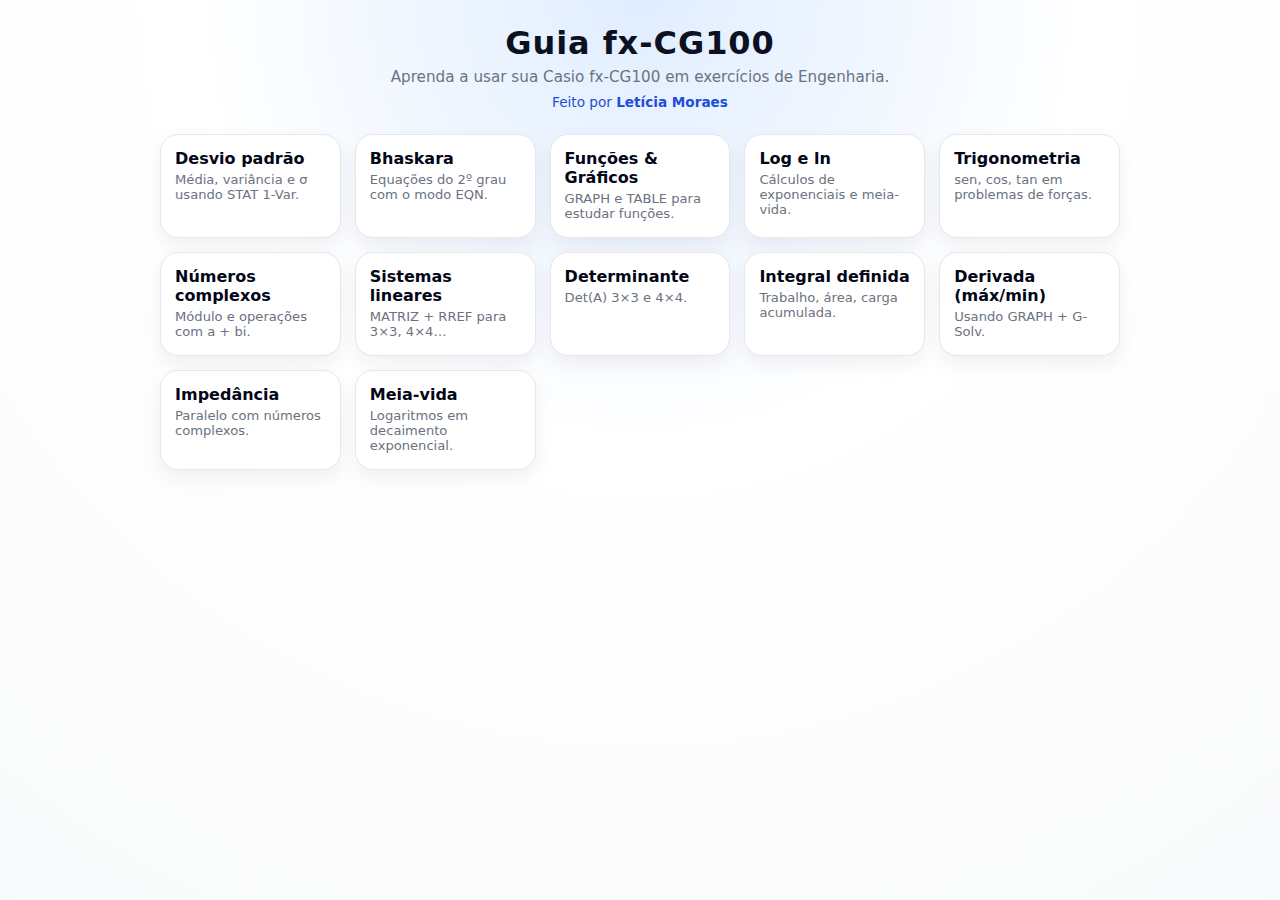
<file: index.html>
<!DOCTYPE html>
<html lang="pt-BR">
<head>
  <meta charset="UTF-8">
  <title>Guia fx-CG100 – Engenharia</title>
  <meta name="viewport" content="width=device-width,initial-scale=1">
  <link rel="stylesheet" href="style.css">
</head>
<body class="home-body">
  <header class="home-header">
    <h1 class="home-title">Guia fx-CG100</h1>
    <p class="home-subtitle">Aprenda a usar sua Casio fx-CG100 em exercícios de Engenharia.</p>
    <p class="home-author">Feito por <strong>Letícia Moraes</strong></p>
  </header>

  <main class="home-main">
    <section class="home-grid">
      <a class="home-card" href="desvio.html" target="_blank">
        <h2>Desvio padrão</h2>
        <p>Média, variância e σ usando STAT 1-Var.</p>
      </a>
      <a class="home-card" href="bhaskara.html" target="_blank">
        <h2>Bhaskara</h2>
        <p>Equações do 2º grau com o modo EQN.</p>
      </a>
      <a class="home-card" href="func.html" target="_blank">
        <h2>Funções & Gráficos</h2>
        <p>GRAPH e TABLE para estudar funções.</p>
      </a>
      <a class="home-card" href="logln.html" target="_blank">
        <h2>Log e ln</h2>
        <p>Cálculos de exponenciais e meia-vida.</p>
      </a>
      <a class="home-card" href="trig.html" target="_blank">
        <h2>Trigonometria</h2>
        <p>sen, cos, tan em problemas de forças.</p>
      </a>
      <a class="home-card" href="complexos.html" target="_blank">
        <h2>Números complexos</h2>
        <p>Módulo e operações com a + bi.</p>
      </a>
      <a class="home-card" href="sistemas.html" target="_blank">
        <h2>Sistemas lineares</h2>
        <p>MATRIZ + RREF para 3×3, 4×4…</p>
      </a>
      <a class="home-card" href="det.html" target="_blank">
        <h2>Determinante</h2>
        <p>Det(A) 3×3 e 4×4.</p>
      </a>
      <a class="home-card" href="integral.html" target="_blank">
        <h2>Integral definida</h2>
        <p>Trabalho, área, carga acumulada.</p>
      </a>
      <a class="home-card" href="derivada.html" target="_blank">
        <h2>Derivada (máx/min)</h2>
        <p>Usando GRAPH + G-Solv.</p>
      </a>
      <a class="home-card" href="impedancia.html" target="_blank">
        <h2>Impedância</h2>
        <p>Paralelo com números complexos.</p>
      </a>
      <a class="home-card" href="meiavida.html" target="_blank">
        <h2>Meia-vida</h2>
        <p>Logaritmos em decaimento exponencial.</p>
      </a>
    </section>
  </main>
</body>
</html>
</file>
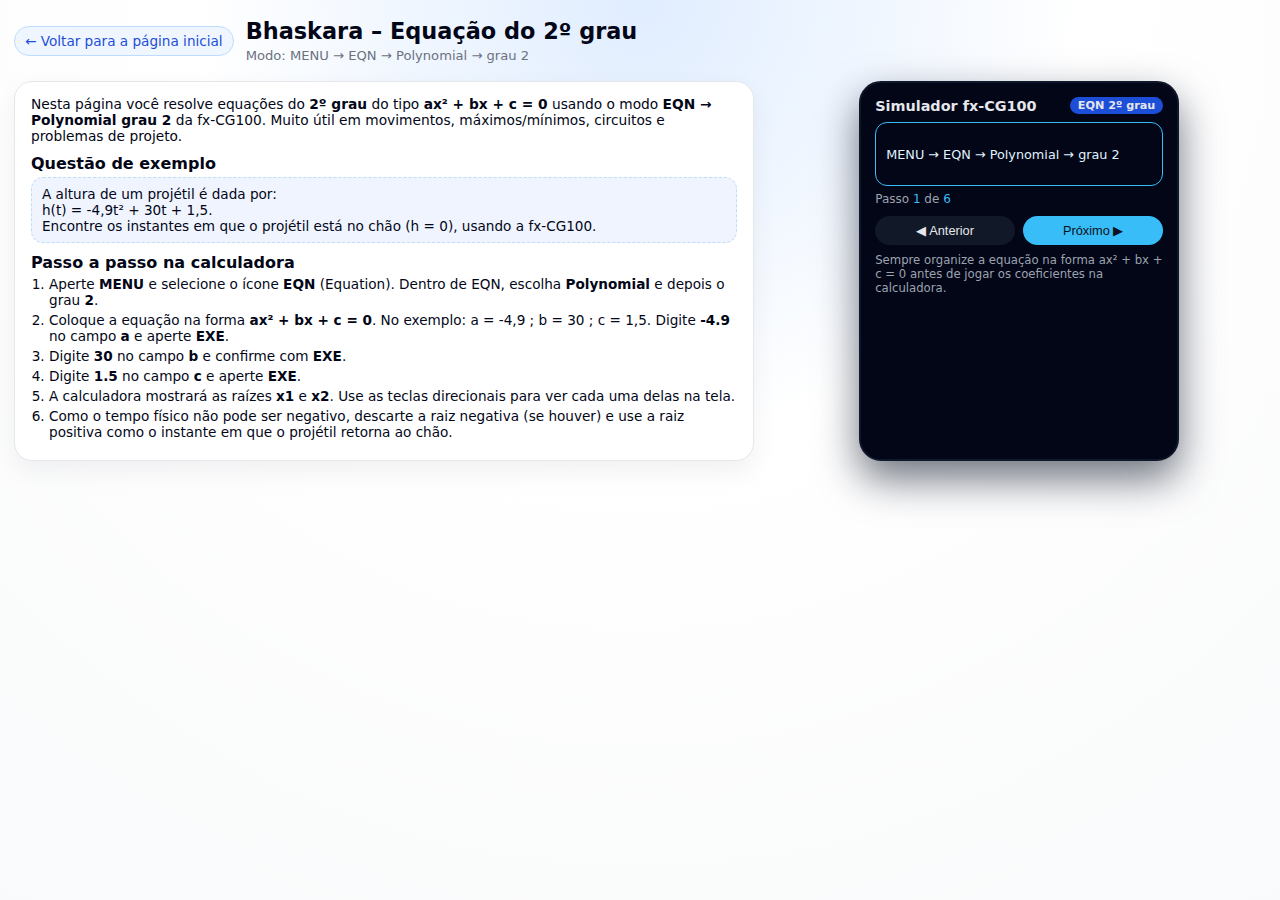
<file: bhaskara.html>
<!DOCTYPE html>
<html lang="pt-BR">
<head>
  <meta charset="UTF-8">
  <title>Bhaskara – Equação do 2º grau</title>
  <meta name="viewport" content="width=device-width,initial-scale=1">
  <link rel="stylesheet" href="style.css">
  <script src="script.js" defer></script>
</head>
<body class="page-body">
  <header class="page-header">
    <a href="index.html" class="back-link">← Voltar para a página inicial</a>
    <div class="page-title-block">
      <h1>Bhaskara – Equação do 2º grau</h1>
      <p>Modo: MENU → EQN → Polynomial → grau 2</p>
    </div>
  </header>

  <main class="page-layout">
    <section class="page-text">
      <p>
        Nesta página você resolve equações do <strong>2º grau</strong> do tipo <strong>ax² + bx + c = 0</strong>
        usando o modo <strong>EQN → Polynomial grau 2</strong> da fx-CG100. Muito útil em movimentos,
        máximos/mínimos, circuitos e problemas de projeto.
      </p>

      <h2>Questão de exemplo</h2>
      <p class="example">
        A altura de um projétil é dada por:<br>
        h(t) = -4,9t² + 30t + 1,5.<br>
        Encontre os instantes em que o projétil está no chão (h = 0), usando a fx-CG100.
      </p>

      <h2 class="steps-title">Passo a passo na calculadora</h2>
      <ol id="simSteps" class="steps-list">
        <li data-screen="MENU → EQN → Polynomial → grau 2">Aperte <strong>MENU</strong> e selecione o ícone <strong>EQN</strong> (Equation). Dentro de EQN, escolha <strong>Polynomial</strong> e depois o grau <strong>2</strong>.</li>
        <li data-screen="Digite a = -4.9">Coloque a equação na forma <strong>ax² + bx + c = 0</strong>. No exemplo: a = -4,9 ; b = 30 ; c = 1,5. Digite <strong>-4.9</strong> no campo <strong>a</strong> e aperte <strong>EXE</strong>.</li>
        <li data-screen="Digite b = 30">Digite <strong>30</strong> no campo <strong>b</strong> e confirme com <strong>EXE</strong>.</li>
        <li data-screen="Digite c = 1.5">Digite <strong>1.5</strong> no campo <strong>c</strong> e aperte <strong>EXE</strong>.</li>
        <li data-screen="Veja x1, depois x2">A calculadora mostrará as raízes <strong>x1</strong> e <strong>x2</strong>. Use as teclas direcionais para ver cada uma delas na tela.</li>
        <li data-screen="Escolha a raiz física (t ≥ 0)">Como o tempo físico não pode ser negativo, descarte a raiz negativa (se houver) e use a raiz positiva como o instante em que o projétil retorna ao chão.</li>
      </ol>
    </section>

    <aside class="page-sim">
      <div class="sim-card">
        <div class="sim-header">
          <span>Simulador fx-CG100</span>
          <span class="sim-badge">EQN 2º grau</span>
        </div>
        <div id="simScreen" class="sim-screen">
          Toque em “Próximo ▶” para ver o que apareceria na tela da calculadora em cada passo.
        </div>
        <div class="sim-steps-info">
          Passo <span id="simStepNumber">1</span> de <span id="simStepTotal">0</span>
        </div>
        <div class="sim-controls">
          <button id="simPrev">◀ Anterior</button>
          <button id="simNext">Próximo ▶</button>
        </div>
        <p class="sim-tip">
          Sempre organize a equação na forma ax² + bx + c = 0 antes de jogar os coeficientes na calculadora.
        </p>
      </div>
    </aside>
  </main>
</body>
</html>
</file>
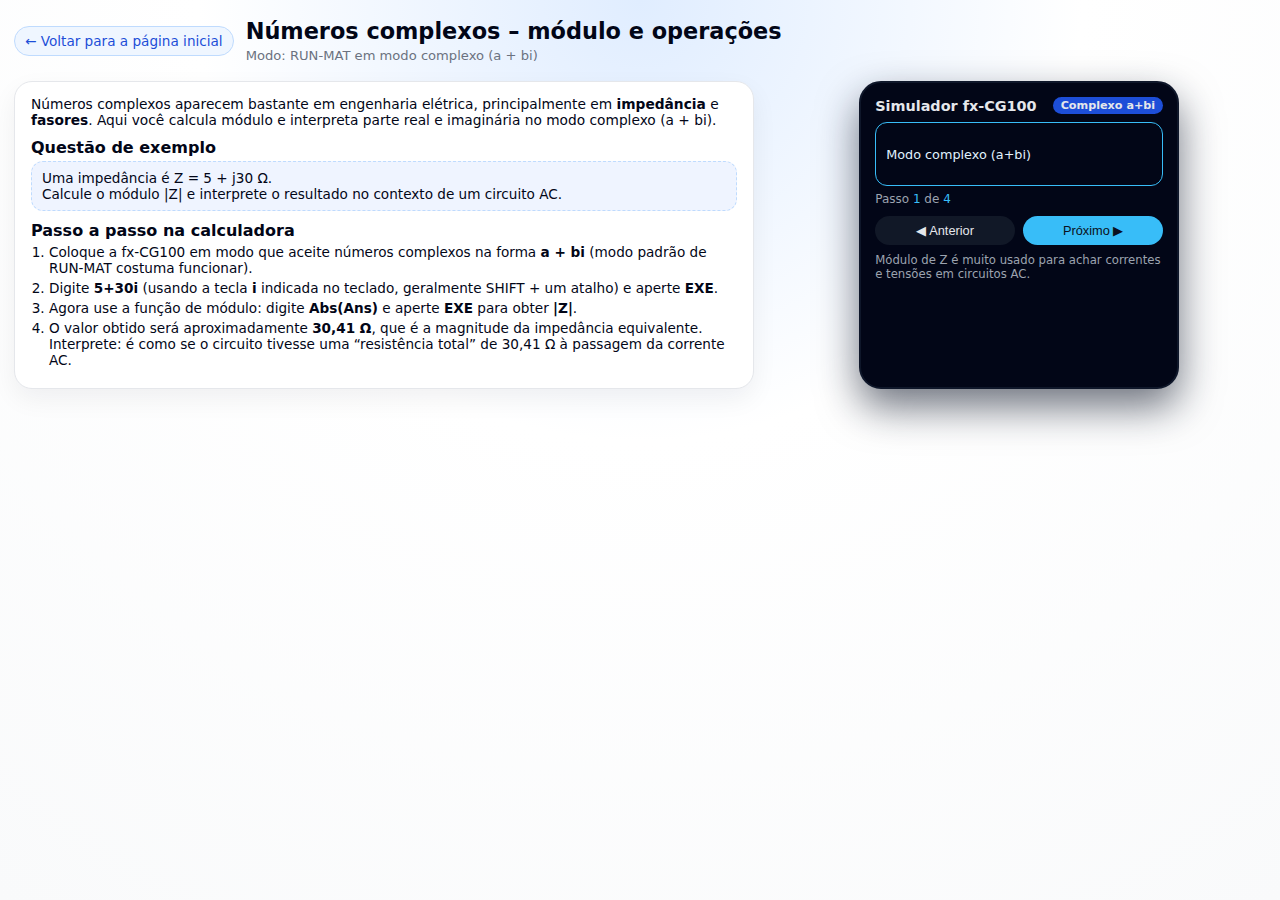
<file: complexos.html>
<!DOCTYPE html>
<html lang="pt-BR">
<head>
  <meta charset="UTF-8">
  <title>Números complexos – módulo e operações</title>
  <meta name="viewport" content="width=device-width,initial-scale=1">
  <link rel="stylesheet" href="style.css">
  <script src="script.js" defer></script>
</head>
<body class="page-body">
  <header class="page-header">
    <a href="index.html" class="back-link">← Voltar para a página inicial</a>
    <div class="page-title-block">
      <h1>Números complexos – módulo e operações</h1>
      <p>Modo: RUN-MAT em modo complexo (a + bi)</p>
    </div>
  </header>

  <main class="page-layout">
    <section class="page-text">
      <p>
        Números complexos aparecem bastante em engenharia elétrica, principalmente em <strong>impedância</strong> e
        <strong>fasores</strong>. Aqui você calcula módulo e interpreta parte real e imaginária no modo complexo (a + bi).
      </p>

      <h2>Questão de exemplo</h2>
      <p class="example">
        Uma impedância é Z = 5 + j30 Ω.<br>
        Calcule o módulo |Z| e interprete o resultado no contexto de um circuito AC.
      </p>

      <h2 class="steps-title">Passo a passo na calculadora</h2>
      <ol id="simSteps" class="steps-list">
        <li data-screen="Modo complexo (a+bi)">Coloque a fx-CG100 em modo que aceite números complexos na forma <strong>a + bi</strong> (modo padrão de RUN-MAT costuma funcionar).</li>
        <li data-screen="Digite 5+30i">Digite <strong>5+30i</strong> (usando a tecla <strong>i</strong> indicada no teclado, geralmente SHIFT + um atalho) e aperte <strong>EXE</strong>.</li>
        <li data-screen="Abs(Ans) para módulo">Agora use a função de módulo: digite <strong>Abs(Ans)</strong> e aperte <strong>EXE</strong> para obter <strong>|Z|</strong>.</li>
        <li data-screen="|Z| ≈ 30.41 Ω">O valor obtido será aproximadamente <strong>30,41 Ω</strong>, que é a magnitude da impedância equivalente. Interprete: é como se o circuito tivesse uma “resistência total” de 30,41 Ω à passagem da corrente AC.</li>
      </ol>
    </section>

    <aside class="page-sim">
      <div class="sim-card">
        <div class="sim-header">
          <span>Simulador fx-CG100</span>
          <span class="sim-badge">Complexo a+bi</span>
        </div>
        <div id="simScreen" class="sim-screen">
          Toque em “Próximo ▶” para ver o que apareceria na tela da calculadora em cada passo.
        </div>
        <div class="sim-steps-info">
          Passo <span id="simStepNumber">1</span> de <span id="simStepTotal">0</span>
        </div>
        <div class="sim-controls">
          <button id="simPrev">◀ Anterior</button>
          <button id="simNext">Próximo ▶</button>
        </div>
        <p class="sim-tip">
          Módulo de Z é muito usado para achar correntes e tensões em circuitos AC.
        </p>
      </div>
    </aside>
  </main>
</body>
</html>
</file>
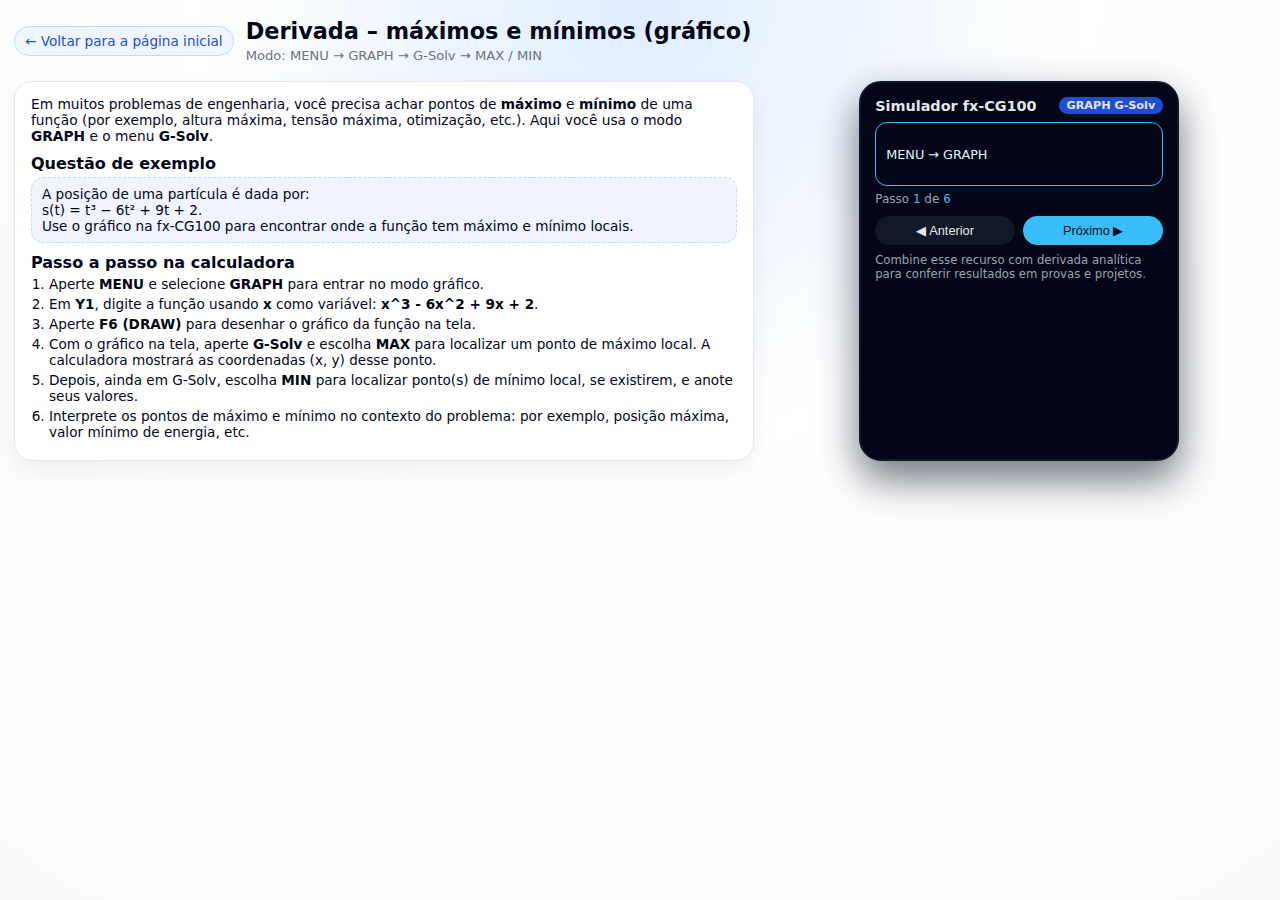
<file: derivada.html>
<!DOCTYPE html>
<html lang="pt-BR">
<head>
  <meta charset="UTF-8">
  <title>Derivada – máximos e mínimos (gráfico)</title>
  <meta name="viewport" content="width=device-width,initial-scale=1">
  <link rel="stylesheet" href="style.css">
  <script src="script.js" defer></script>
</head>
<body class="page-body">
  <header class="page-header">
    <a href="index.html" class="back-link">← Voltar para a página inicial</a>
    <div class="page-title-block">
      <h1>Derivada – máximos e mínimos (gráfico)</h1>
      <p>Modo: MENU → GRAPH → G-Solv → MAX / MIN</p>
    </div>
  </header>

  <main class="page-layout">
    <section class="page-text">
      <p>
        Em muitos problemas de engenharia, você precisa achar pontos de <strong>máximo</strong> e <strong>mínimo</strong>
        de uma função (por exemplo, altura máxima, tensão máxima, otimização, etc.). Aqui você usa o modo <strong>GRAPH</strong>
        e o menu <strong>G-Solv</strong>.
      </p>

      <h2>Questão de exemplo</h2>
      <p class="example">
        A posição de uma partícula é dada por:<br>
        s(t) = t³ − 6t² + 9t + 2.<br>
        Use o gráfico na fx-CG100 para encontrar onde a função tem máximo e mínimo locais.
      </p>

      <h2 class="steps-title">Passo a passo na calculadora</h2>
      <ol id="simSteps" class="steps-list">
        <li data-screen="MENU → GRAPH">Aperte <strong>MENU</strong> e selecione <strong>GRAPH</strong> para entrar no modo gráfico.</li>
        <li data-screen="Y1 = x^3 - 6x^2 + 9x + 2">Em <strong>Y1</strong>, digite a função usando <strong>x</strong> como variável: <strong>x^3 - 6x^2 + 9x + 2</strong>.</li>
        <li data-screen="F6 (DRAW)">Aperte <strong>F6 (DRAW)</strong> para desenhar o gráfico da função na tela.</li>
        <li data-screen="G-Solv → MAX">Com o gráfico na tela, aperte <strong>G-Solv</strong> e escolha <strong>MAX</strong> para localizar um ponto de máximo local. A calculadora mostrará as coordenadas (x, y) desse ponto.</li>
        <li data-screen="G-Solv → MIN">Depois, ainda em G-Solv, escolha <strong>MIN</strong> para localizar ponto(s) de mínimo local, se existirem, e anote seus valores.</li>
        <li data-screen="Interpretar os pontos">Interprete os pontos de máximo e mínimo no contexto do problema: por exemplo, posição máxima, valor mínimo de energia, etc.</li>
      </ol>
    </section>

    <aside class="page-sim">
      <div class="sim-card">
        <div class="sim-header">
          <span>Simulador fx-CG100</span>
          <span class="sim-badge">GRAPH G-Solv</span>
        </div>
        <div id="simScreen" class="sim-screen">
          Toque em “Próximo ▶” para ver o que apareceria na tela da calculadora em cada passo.
        </div>
        <div class="sim-steps-info">
          Passo <span id="simStepNumber">1</span> de <span id="simStepTotal">0</span>
        </div>
        <div class="sim-controls">
          <button id="simPrev">◀ Anterior</button>
          <button id="simNext">Próximo ▶</button>
        </div>
        <p class="sim-tip">
          Combine esse recurso com derivada analítica para conferir resultados em provas e projetos.
        </p>
      </div>
    </aside>
  </main>
</body>
</html>
</file>
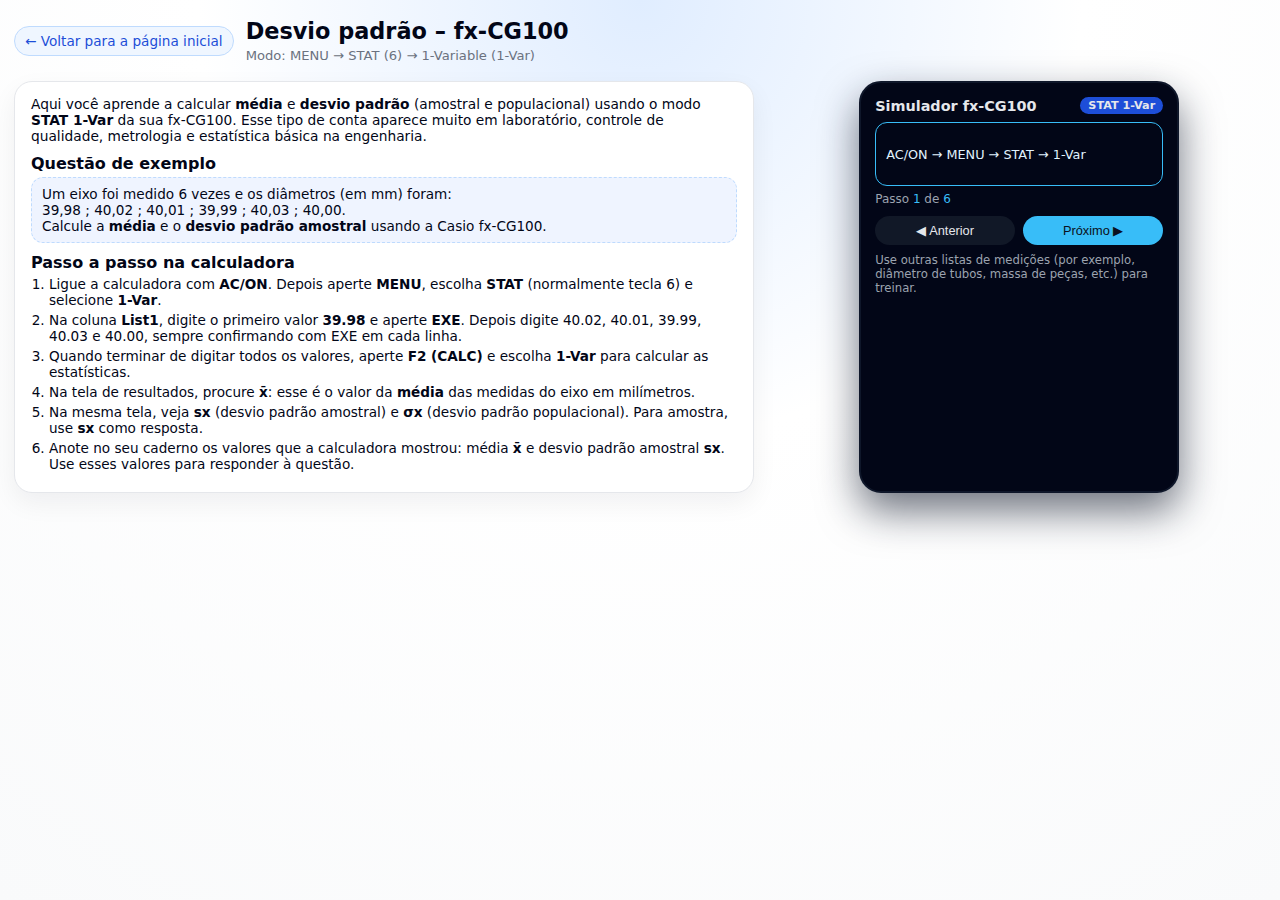
<file: desvio.html>
<!DOCTYPE html>
<html lang="pt-BR">
<head>
  <meta charset="UTF-8">
  <title>Desvio padrão – fx-CG100</title>
  <meta name="viewport" content="width=device-width,initial-scale=1">
  <link rel="stylesheet" href="style.css">
  <script src="script.js" defer></script>
</head>
<body class="page-body">
  <header class="page-header">
    <a href="index.html" class="back-link">← Voltar para a página inicial</a>
    <div class="page-title-block">
      <h1>Desvio padrão – fx-CG100</h1>
      <p>Modo: MENU → STAT (6) → 1-Variable (1-Var)</p>
    </div>
  </header>

  <main class="page-layout">
    <section class="page-text">
      <p>
        Aqui você aprende a calcular <strong>média</strong> e <strong>desvio padrão</strong> (amostral e populacional)
        usando o modo <strong>STAT 1-Var</strong> da sua fx-CG100. Esse tipo de conta aparece muito em
        laboratório, controle de qualidade, metrologia e estatística básica na engenharia.
      </p>

      <h2>Questão de exemplo</h2>
      <p class="example">
        Um eixo foi medido 6 vezes e os diâmetros (em mm) foram:<br>
        39,98 ; 40,02 ; 40,01 ; 39,99 ; 40,03 ; 40,00.<br>
        Calcule a <strong>média</strong> e o <strong>desvio padrão amostral</strong> usando a Casio fx-CG100.
      </p>

      <h2 class="steps-title">Passo a passo na calculadora</h2>
      <ol id="simSteps" class="steps-list">
        <li data-screen="AC/ON → MENU → STAT → 1-Var">Ligue a calculadora com <strong>AC/ON</strong>. Depois aperte <strong>MENU</strong>, escolha <strong>STAT</strong> (normalmente tecla 6) e selecione <strong>1-Var</strong>.</li>
        <li data-screen="List1: 39.98, 40.02, 40.01, 39.99, 40.03, 40.00">Na coluna <strong>List1</strong>, digite o primeiro valor <strong>39.98</strong> e aperte <strong>EXE</strong>. Depois digite 40.02, 40.01, 39.99, 40.03 e 40.00, sempre confirmando com EXE em cada linha.</li>
        <li data-screen="F2(CALC) → 1-Var">Quando terminar de digitar todos os valores, aperte <strong>F2 (CALC)</strong> e escolha <strong>1-Var</strong> para calcular as estatísticas.</li>
        <li data-screen="Veja x̄ = média">Na tela de resultados, procure <strong>x̄</strong>: esse é o valor da <strong>média</strong> das medidas do eixo em milímetros.</li>
        <li data-screen="Use sx como desvio padrão amostral">Na mesma tela, veja <strong>sx</strong> (desvio padrão amostral) e <strong>σx</strong> (desvio padrão populacional). Para amostra, use <strong>sx</strong> como resposta.</li>
        <li data-screen="Anote x̄ e sx">Anote no seu caderno os valores que a calculadora mostrou: média <strong>x̄</strong> e desvio padrão amostral <strong>sx</strong>. Use esses valores para responder à questão.</li>
      </ol>
    </section>

    <aside class="page-sim">
      <div class="sim-card">
        <div class="sim-header">
          <span>Simulador fx-CG100</span>
          <span class="sim-badge">STAT 1-Var</span>
        </div>
        <div id="simScreen" class="sim-screen">
          Toque em “Próximo ▶” para ver o que apareceria na tela da calculadora em cada passo.
        </div>
        <div class="sim-steps-info">
          Passo <span id="simStepNumber">1</span> de <span id="simStepTotal">0</span>
        </div>
        <div class="sim-controls">
          <button id="simPrev">◀ Anterior</button>
          <button id="simNext">Próximo ▶</button>
        </div>
        <p class="sim-tip">
          Use outras listas de medições (por exemplo, diâmetro de tubos, massa de peças, etc.) para treinar.
        </p>
      </div>
    </aside>
  </main>
</body>
</html>
</file>
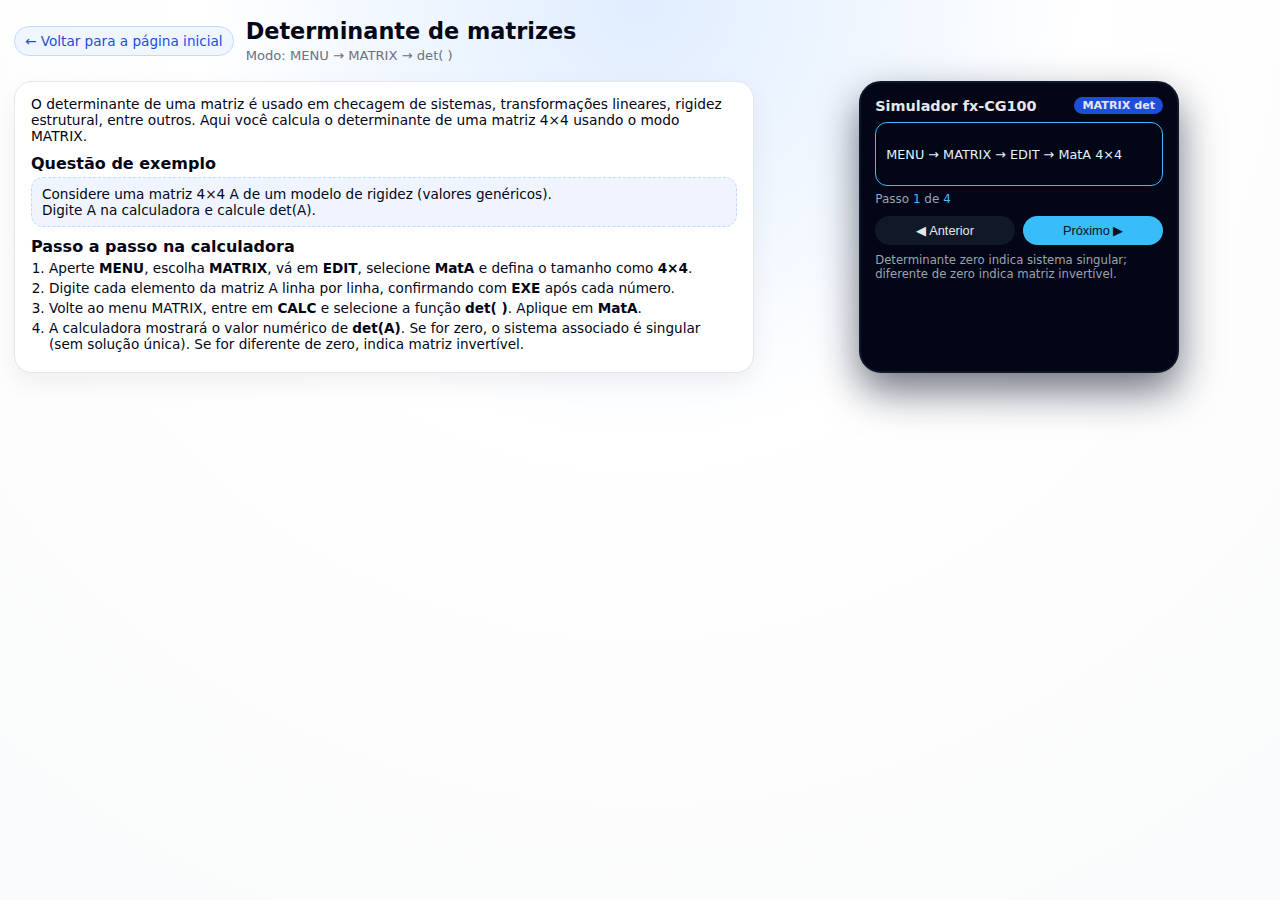
<file: det.html>
<!DOCTYPE html>
<html lang="pt-BR">
<head>
  <meta charset="UTF-8">
  <title>Determinante de matrizes</title>
  <meta name="viewport" content="width=device-width,initial-scale=1">
  <link rel="stylesheet" href="style.css">
  <script src="script.js" defer></script>
</head>
<body class="page-body">
  <header class="page-header">
    <a href="index.html" class="back-link">← Voltar para a página inicial</a>
    <div class="page-title-block">
      <h1>Determinante de matrizes</h1>
      <p>Modo: MENU → MATRIX → det( )</p>
    </div>
  </header>

  <main class="page-layout">
    <section class="page-text">
      <p>
        O determinante de uma matriz é usado em checagem de sistemas, transformações lineares, rigidez estrutural,
        entre outros. Aqui você calcula o determinante de uma matriz 4×4 usando o modo MATRIX.
      </p>

      <h2>Questão de exemplo</h2>
      <p class="example">
        Considere uma matriz 4×4 A de um modelo de rigidez (valores genéricos).<br>
        Digite A na calculadora e calcule det(A).
      </p>

      <h2 class="steps-title">Passo a passo na calculadora</h2>
      <ol id="simSteps" class="steps-list">
        <li data-screen="MENU → MATRIX → EDIT → MatA 4×4">Aperte <strong>MENU</strong>, escolha <strong>MATRIX</strong>, vá em <strong>EDIT</strong>, selecione <strong>MatA</strong> e defina o tamanho como <strong>4×4</strong>.</li>
        <li data-screen="Preencha todos os 16 termos">Digite cada elemento da matriz A linha por linha, confirmando com <strong>EXE</strong> após cada número.</li>
        <li data-screen="CALC → det(MatA)">Volte ao menu MATRIX, entre em <strong>CALC</strong> e selecione a função <strong>det( )</strong>. Aplique em <strong>MatA</strong>.</li>
        <li data-screen="Resultado: det(A)">A calculadora mostrará o valor numérico de <strong>det(A)</strong>. Se for zero, o sistema associado é singular (sem solução única). Se for diferente de zero, indica matriz invertível.</li>
      </ol>
    </section>

    <aside class="page-sim">
      <div class="sim-card">
        <div class="sim-header">
          <span>Simulador fx-CG100</span>
          <span class="sim-badge">MATRIX det</span>
        </div>
        <div id="simScreen" class="sim-screen">
          Toque em “Próximo ▶” para ver o que apareceria na tela da calculadora em cada passo.
        </div>
        <div class="sim-steps-info">
          Passo <span id="simStepNumber">1</span> de <span id="simStepTotal">0</span>
        </div>
        <div class="sim-controls">
          <button id="simPrev">◀ Anterior</button>
          <button id="simNext">Próximo ▶</button>
        </div>
        <p class="sim-tip">
          Determinante zero indica sistema singular; diferente de zero indica matriz invertível.
        </p>
      </div>
    </aside>
  </main>
</body>
</html>
</file>
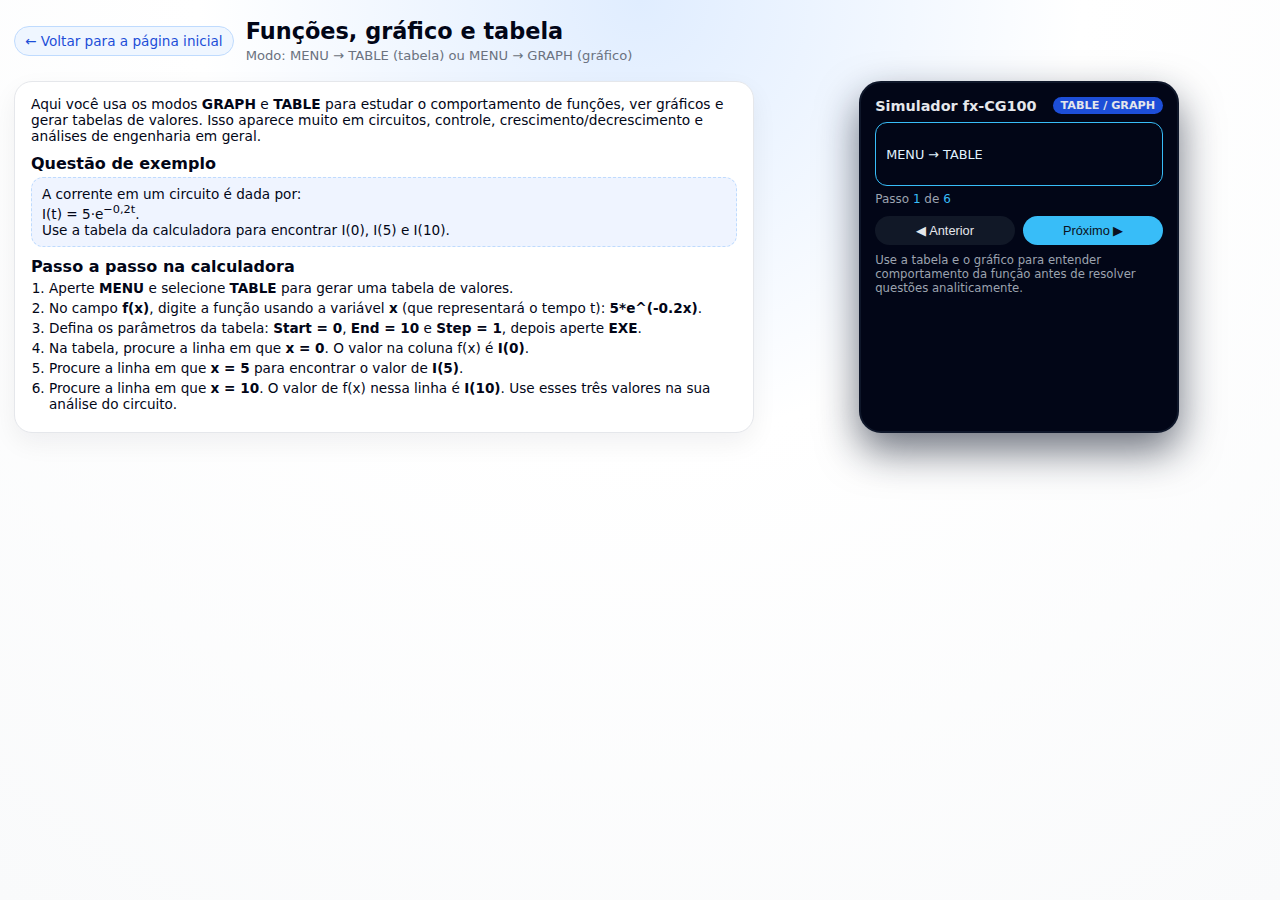
<file: func.html>
<!DOCTYPE html>
<html lang="pt-BR">
<head>
  <meta charset="UTF-8">
  <title>Funções, gráfico e tabela</title>
  <meta name="viewport" content="width=device-width,initial-scale=1">
  <link rel="stylesheet" href="style.css">
  <script src="script.js" defer></script>
</head>
<body class="page-body">
  <header class="page-header">
    <a href="index.html" class="back-link">← Voltar para a página inicial</a>
    <div class="page-title-block">
      <h1>Funções, gráfico e tabela</h1>
      <p>Modo: MENU → TABLE (tabela) ou MENU → GRAPH (gráfico)</p>
    </div>
  </header>

  <main class="page-layout">
    <section class="page-text">
      <p>
        Aqui você usa os modos <strong>GRAPH</strong> e <strong>TABLE</strong> para estudar o comportamento de funções,
        ver gráficos e gerar tabelas de valores. Isso aparece muito em circuitos, controle, crescimento/decrescimento
        e análises de engenharia em geral.
      </p>

      <h2>Questão de exemplo</h2>
      <p class="example">
        A corrente em um circuito é dada por:<br>
        I(t) = 5·e<sup>−0,2t</sup>.<br>
        Use a tabela da calculadora para encontrar I(0), I(5) e I(10).
      </p>

      <h2 class="steps-title">Passo a passo na calculadora</h2>
      <ol id="simSteps" class="steps-list">
        <li data-screen="MENU → TABLE">Aperte <strong>MENU</strong> e selecione <strong>TABLE</strong> para gerar uma tabela de valores.</li>
        <li data-screen="f(x) = 5*e^(-0.2x)">No campo <strong>f(x)</strong>, digite a função usando a variável <strong>x</strong> (que representará o tempo t): <strong>5*e^(-0.2x)</strong>.</li>
        <li data-screen="Start = 0, End = 10, Step = 1">Defina os parâmetros da tabela: <strong>Start = 0</strong>, <strong>End = 10</strong> e <strong>Step = 1</strong>, depois aperte <strong>EXE</strong>.</li>
        <li data-screen="Veja linha x=0 → I(0)">Na tabela, procure a linha em que <strong>x = 0</strong>. O valor na coluna f(x) é <strong>I(0)</strong>.</li>
        <li data-screen="Veja linha x=5 → I(5)">Procure a linha em que <strong>x = 5</strong> para encontrar o valor de <strong>I(5)</strong>.</li>
        <li data-screen="Veja linha x=10 → I(10)">Procure a linha em que <strong>x = 10</strong>. O valor de f(x) nessa linha é <strong>I(10)</strong>. Use esses três valores na sua análise do circuito.</li>
      </ol>
    </section>

    <aside class="page-sim">
      <div class="sim-card">
        <div class="sim-header">
          <span>Simulador fx-CG100</span>
          <span class="sim-badge">TABLE / GRAPH</span>
        </div>
        <div id="simScreen" class="sim-screen">
          Toque em “Próximo ▶” para ver o que apareceria na tela da calculadora em cada passo.
        </div>
        <div class="sim-steps-info">
          Passo <span id="simStepNumber">1</span> de <span id="simStepTotal">0</span>
        </div>
        <div class="sim-controls">
          <button id="simPrev">◀ Anterior</button>
          <button id="simNext">Próximo ▶</button>
        </div>
        <p class="sim-tip">
          Use a tabela e o gráfico para entender comportamento da função antes de resolver questões analiticamente.
        </p>
      </div>
    </aside>
  </main>
</body>
</html>
</file>
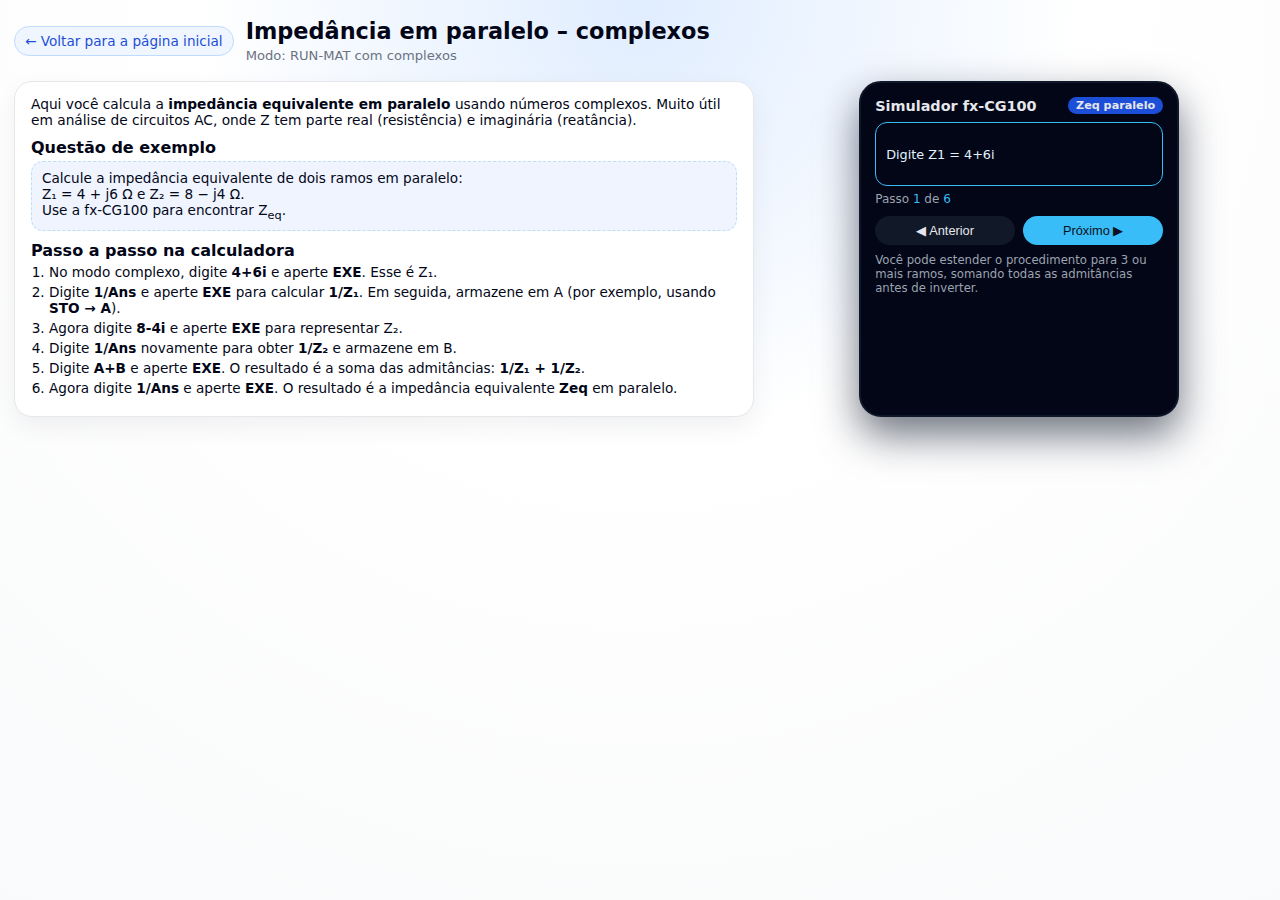
<file: impedancia.html>
<!DOCTYPE html>
<html lang="pt-BR">
<head>
  <meta charset="UTF-8">
  <title>Impedância em paralelo – complexos</title>
  <meta name="viewport" content="width=device-width,initial-scale=1">
  <link rel="stylesheet" href="style.css">
  <script src="script.js" defer></script>
</head>
<body class="page-body">
  <header class="page-header">
    <a href="index.html" class="back-link">← Voltar para a página inicial</a>
    <div class="page-title-block">
      <h1>Impedância em paralelo – complexos</h1>
      <p>Modo: RUN-MAT com complexos</p>
    </div>
  </header>

  <main class="page-layout">
    <section class="page-text">
      <p>
        Aqui você calcula a <strong>impedância equivalente em paralelo</strong> usando números complexos.
        Muito útil em análise de circuitos AC, onde Z tem parte real (resistência) e imaginária (reatância).
      </p>

      <h2>Questão de exemplo</h2>
      <p class="example">
        Calcule a impedância equivalente de dois ramos em paralelo:<br>
        Z₁ = 4 + j6 Ω e Z₂ = 8 − j4 Ω.<br>
        Use a fx-CG100 para encontrar Z<sub>eq</sub>.
      </p>

      <h2 class="steps-title">Passo a passo na calculadora</h2>
      <ol id="simSteps" class="steps-list">
        <li data-screen="Digite Z1 = 4+6i">No modo complexo, digite <strong>4+6i</strong> e aperte <strong>EXE</strong>. Esse é Z₁.</li>
        <li data-screen="Calcule 1/Z1 e guarde em A">Digite <strong>1/Ans</strong> e aperte <strong>EXE</strong> para calcular <strong>1/Z₁</strong>. Em seguida, armazene em A (por exemplo, usando <strong>STO → A</strong>).</li>
        <li data-screen="Digite Z2 = 8-4i">Agora digite <strong>8-4i</strong> e aperte <strong>EXE</strong> para representar Z₂.</li>
        <li data-screen="Calcule 1/Z2 e guarde em B">Digite <strong>1/Ans</strong> novamente para obter <strong>1/Z₂</strong> e armazene em B.</li>
        <li data-screen="Some A+B (admitâncias)">Digite <strong>A+B</strong> e aperte <strong>EXE</strong>. O resultado é a soma das admitâncias: <strong>1/Z₁ + 1/Z₂</strong>.</li>
        <li data-screen="Zeq = 1/Ans">Agora digite <strong>1/Ans</strong> e aperte <strong>EXE</strong>. O resultado é a impedância equivalente <strong>Zeq</strong> em paralelo.</li>
      </ol>
    </section>

    <aside class="page-sim">
      <div class="sim-card">
        <div class="sim-header">
          <span>Simulador fx-CG100</span>
          <span class="sim-badge">Zeq paralelo</span>
        </div>
        <div id="simScreen" class="sim-screen">
          Toque em “Próximo ▶” para ver o que apareceria na tela da calculadora em cada passo.
        </div>
        <div class="sim-steps-info">
          Passo <span id="simStepNumber">1</span> de <span id="simStepTotal">0</span>
        </div>
        <div class="sim-controls">
          <button id="simPrev">◀ Anterior</button>
          <button id="simNext">Próximo ▶</button>
        </div>
        <p class="sim-tip">
          Você pode estender o procedimento para 3 ou mais ramos, somando todas as admitâncias antes de inverter.
        </p>
      </div>
    </aside>
  </main>
</body>
</html>
</file>
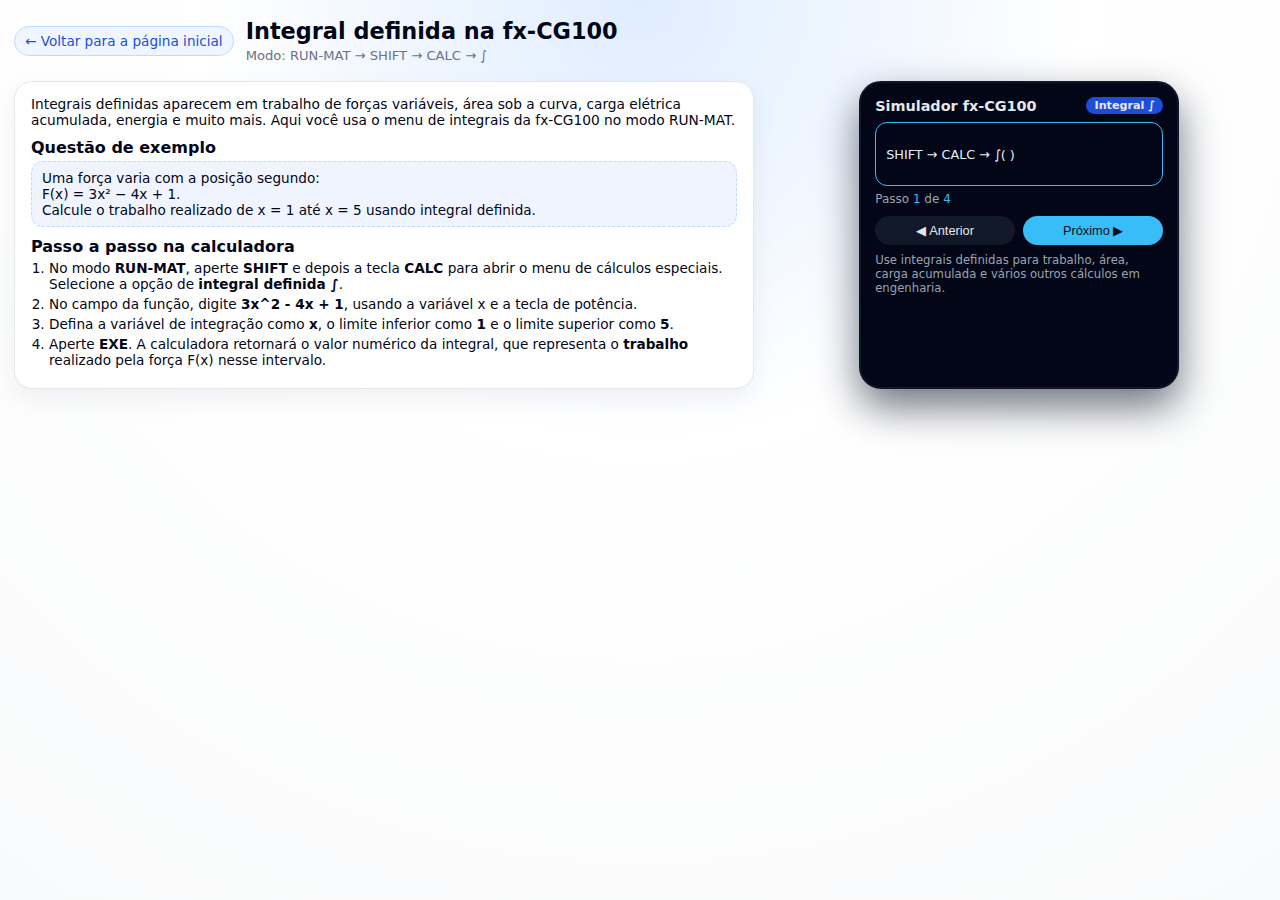
<file: integral.html>
<!DOCTYPE html>
<html lang="pt-BR">
<head>
  <meta charset="UTF-8">
  <title>Integral definida na fx-CG100</title>
  <meta name="viewport" content="width=device-width,initial-scale=1">
  <link rel="stylesheet" href="style.css">
  <script src="script.js" defer></script>
</head>
<body class="page-body">
  <header class="page-header">
    <a href="index.html" class="back-link">← Voltar para a página inicial</a>
    <div class="page-title-block">
      <h1>Integral definida na fx-CG100</h1>
      <p>Modo: RUN-MAT → SHIFT → CALC → ∫</p>
    </div>
  </header>

  <main class="page-layout">
    <section class="page-text">
      <p>
        Integrais definidas aparecem em trabalho de forças variáveis, área sob a curva, carga elétrica acumulada,
        energia e muito mais. Aqui você usa o menu de integrais da fx-CG100 no modo RUN-MAT.
      </p>

      <h2>Questão de exemplo</h2>
      <p class="example">
        Uma força varia com a posição segundo:<br>
        F(x) = 3x² − 4x + 1.<br>
        Calcule o trabalho realizado de x = 1 até x = 5 usando integral definida.
      </p>

      <h2 class="steps-title">Passo a passo na calculadora</h2>
      <ol id="simSteps" class="steps-list">
        <li data-screen="SHIFT → CALC → ∫( )">No modo <strong>RUN-MAT</strong>, aperte <strong>SHIFT</strong> e depois a tecla <strong>CALC</strong> para abrir o menu de cálculos especiais. Selecione a opção de <strong>integral definida ∫</strong>.</li>
        <li data-screen="Função: 3x^2 - 4x + 1">No campo da função, digite <strong>3x^2 - 4x + 1</strong>, usando a variável x e a tecla de potência.</li>
        <li data-screen="Limites: 1 até 5">Defina a variável de integração como <strong>x</strong>, o limite inferior como <strong>1</strong> e o limite superior como <strong>5</strong>.</li>
        <li data-screen="EXE → resultado numérico">Aperte <strong>EXE</strong>. A calculadora retornará o valor numérico da integral, que representa o <strong>trabalho</strong> realizado pela força F(x) nesse intervalo.</li>
      </ol>
    </section>

    <aside class="page-sim">
      <div class="sim-card">
        <div class="sim-header">
          <span>Simulador fx-CG100</span>
          <span class="sim-badge">Integral ∫</span>
        </div>
        <div id="simScreen" class="sim-screen">
          Toque em “Próximo ▶” para ver o que apareceria na tela da calculadora em cada passo.
        </div>
        <div class="sim-steps-info">
          Passo <span id="simStepNumber">1</span> de <span id="simStepTotal">0</span>
        </div>
        <div class="sim-controls">
          <button id="simPrev">◀ Anterior</button>
          <button id="simNext">Próximo ▶</button>
        </div>
        <p class="sim-tip">
          Use integrais definidas para trabalho, área, carga acumulada e vários outros cálculos em engenharia.
        </p>
      </div>
    </aside>
  </main>
</body>
</html>
</file>
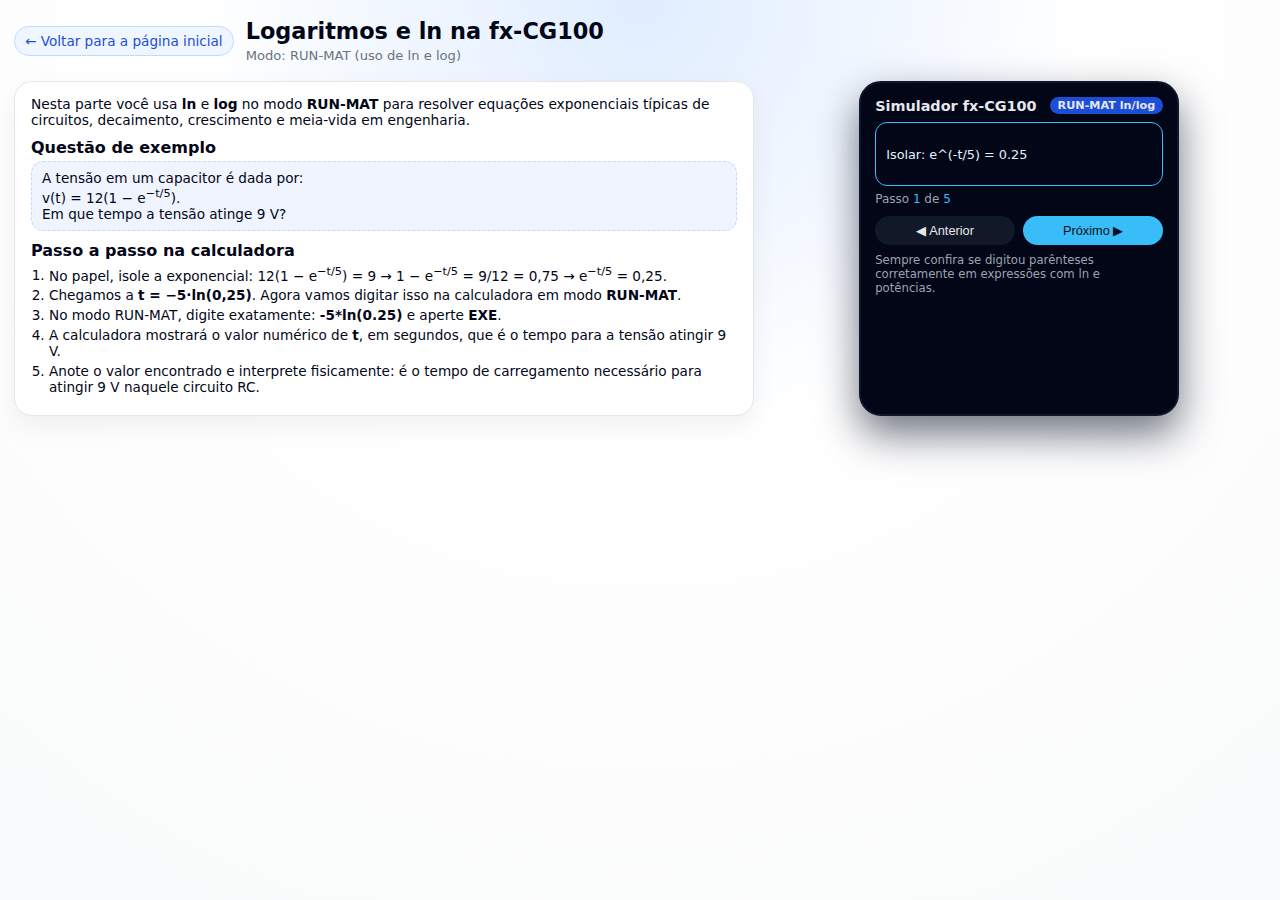
<file: logln.html>
<!DOCTYPE html>
<html lang="pt-BR">
<head>
  <meta charset="UTF-8">
  <title>Logaritmos e ln na fx-CG100</title>
  <meta name="viewport" content="width=device-width,initial-scale=1">
  <link rel="stylesheet" href="style.css">
  <script src="script.js" defer></script>
</head>
<body class="page-body">
  <header class="page-header">
    <a href="index.html" class="back-link">← Voltar para a página inicial</a>
    <div class="page-title-block">
      <h1>Logaritmos e ln na fx-CG100</h1>
      <p>Modo: RUN-MAT (uso de ln e log)</p>
    </div>
  </header>

  <main class="page-layout">
    <section class="page-text">
      <p>
        Nesta parte você usa <strong>ln</strong> e <strong>log</strong> no modo <strong>RUN-MAT</strong> para resolver
        equações exponenciais típicas de circuitos, decaimento, crescimento e meia-vida em engenharia.
      </p>

      <h2>Questão de exemplo</h2>
      <p class="example">
        A tensão em um capacitor é dada por:<br>
        v(t) = 12(1 − e<sup>−t/5</sup>).<br>
        Em que tempo a tensão atinge 9 V?
      </p>

      <h2 class="steps-title">Passo a passo na calculadora</h2>
      <ol id="simSteps" class="steps-list">
        <li data-screen="Isolar: e^(-t/5) = 0.25">No papel, isole a exponencial: 12(1 − e<sup>−t/5</sup>) = 9 → 1 − e<sup>−t/5</sup> = 9/12 = 0,75 → e<sup>−t/5</sup> = 0,25.</li>
        <li data-screen="t = -5·ln(0.25)">Chegamos a <strong>t = −5·ln(0,25)</strong>. Agora vamos digitar isso na calculadora em modo <strong>RUN-MAT</strong>.</li>
        <li data-screen="RUN-MAT: -5*ln(0.25)">No modo RUN-MAT, digite exatamente: <strong>-5*ln(0.25)</strong> e aperte <strong>EXE</strong>.</li>
        <li data-screen="Resultado numérico de t">A calculadora mostrará o valor numérico de <strong>t</strong>, em segundos, que é o tempo para a tensão atingir 9 V.</li>
        <li data-screen="Interpretar o valor de t">Anote o valor encontrado e interprete fisicamente: é o tempo de carregamento necessário para atingir 9 V naquele circuito RC.</li>
      </ol>
    </section>

    <aside class="page-sim">
      <div class="sim-card">
        <div class="sim-header">
          <span>Simulador fx-CG100</span>
          <span class="sim-badge">RUN-MAT ln/log</span>
        </div>
        <div id="simScreen" class="sim-screen">
          Toque em “Próximo ▶” para ver o que apareceria na tela da calculadora em cada passo.
        </div>
        <div class="sim-steps-info">
          Passo <span id="simStepNumber">1</span> de <span id="simStepTotal">0</span>
        </div>
        <div class="sim-controls">
          <button id="simPrev">◀ Anterior</button>
          <button id="simNext">Próximo ▶</button>
        </div>
        <p class="sim-tip">
          Sempre confira se digitou parênteses corretamente em expressões com ln e potências.
        </p>
      </div>
    </aside>
  </main>
</body>
</html>
</file>
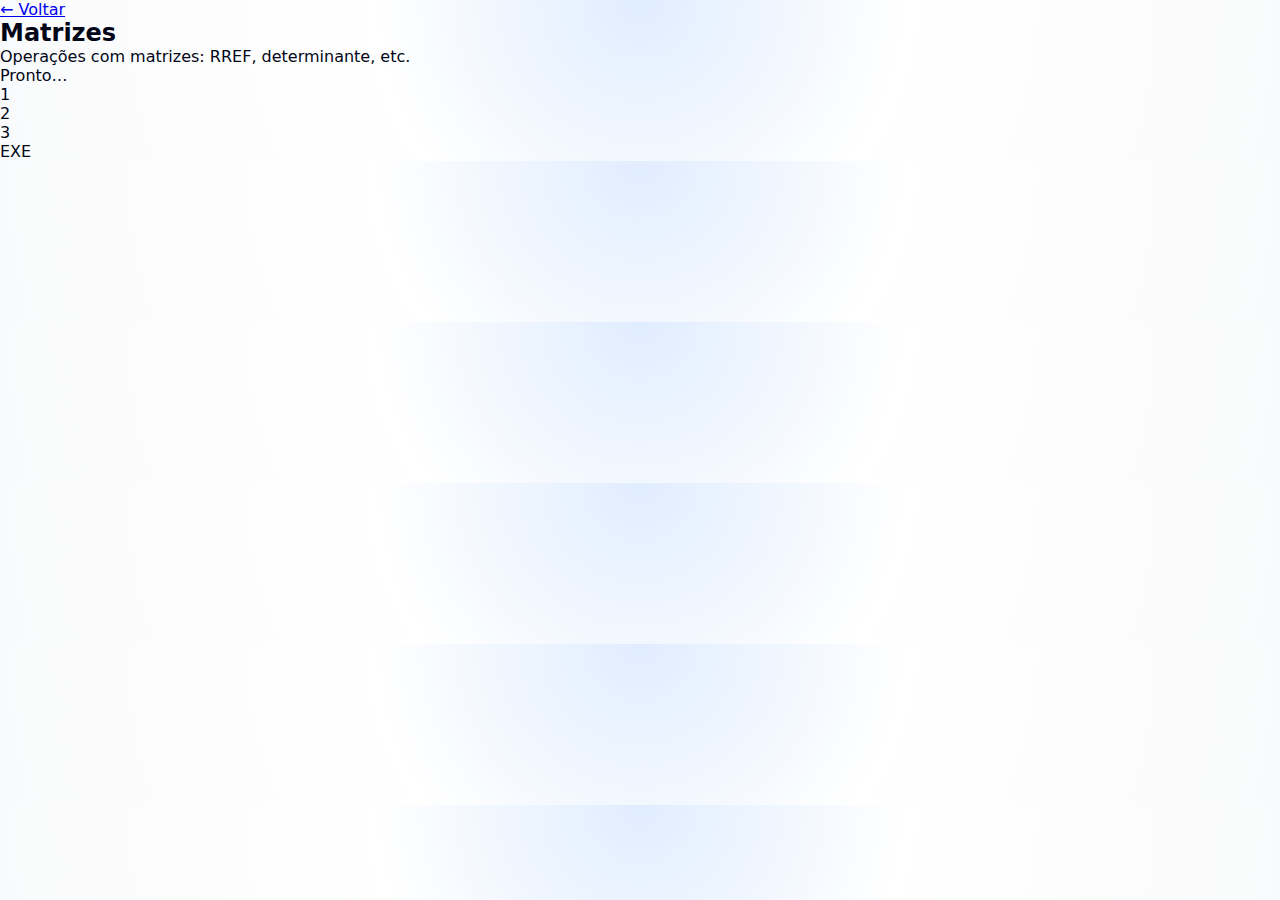
<file: matrizes.html>
<!DOCTYPE html>
<html><head><meta charset='UTF-8'>
<title>Matrizes</title>
<link rel='stylesheet' href='style.css'>
<script src='script.js'></script>
</head>
<body>
<a href='index.html'>← Voltar</a>
<h2>Matrizes</h2>
<p>Operações com matrizes: RREF, determinante, etc.</p>

<div class='sim'>
<div id='screen' class='scr'>Pronto…</div>
<div class='keys'>
<div class='key' onclick="pressKey('1')">1</div>
<div class='key' onclick="pressKey('2')">2</div>
<div class='key' onclick="pressKey('3')">3</div>
<div class='key' onclick="pressKey('EXE')">EXE</div>
</div>
</div>

</body></html>
</file>
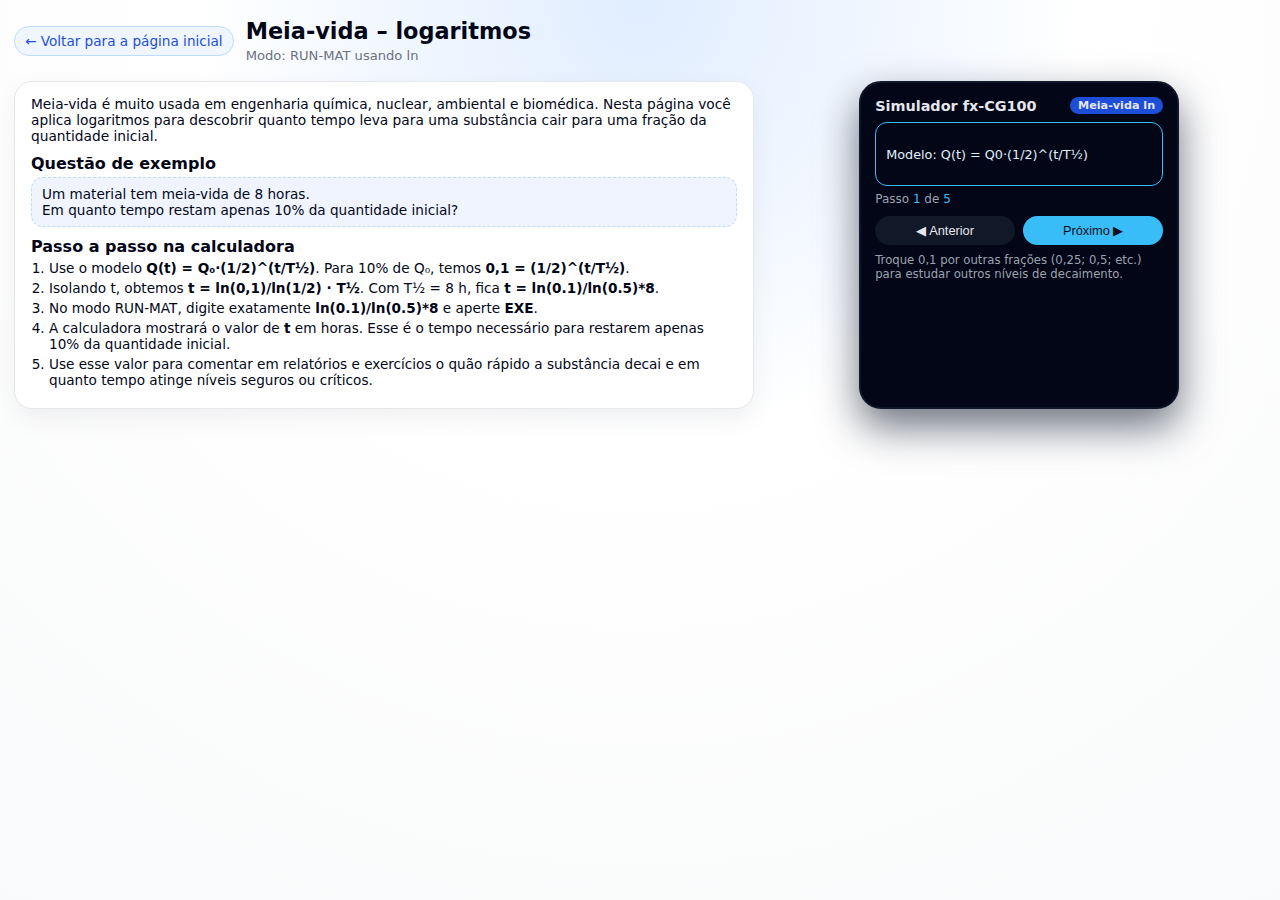
<file: meiavida.html>
<!DOCTYPE html>
<html lang="pt-BR">
<head>
  <meta charset="UTF-8">
  <title>Meia-vida – logaritmos</title>
  <meta name="viewport" content="width=device-width,initial-scale=1">
  <link rel="stylesheet" href="style.css">
  <script src="script.js" defer></script>
</head>
<body class="page-body">
  <header class="page-header">
    <a href="index.html" class="back-link">← Voltar para a página inicial</a>
    <div class="page-title-block">
      <h1>Meia-vida – logaritmos</h1>
      <p>Modo: RUN-MAT usando ln</p>
    </div>
  </header>

  <main class="page-layout">
    <section class="page-text">
      <p>
        Meia-vida é muito usada em engenharia química, nuclear, ambiental e biomédica. Nesta página você aplica
        logaritmos para descobrir quanto tempo leva para uma substância cair para uma fração da quantidade inicial.
      </p>

      <h2>Questão de exemplo</h2>
      <p class="example">
        Um material tem meia-vida de 8 horas.<br>
        Em quanto tempo restam apenas 10% da quantidade inicial?
      </p>

      <h2 class="steps-title">Passo a passo na calculadora</h2>
      <ol id="simSteps" class="steps-list">
        <li data-screen="Modelo: Q(t) = Q0·(1/2)^(t/T½)">Use o modelo <strong>Q(t) = Q₀·(1/2)^(t/T½)</strong>. Para 10% de Q₀, temos <strong>0,1 = (1/2)^(t/T½)</strong>.</li>
        <li data-screen="t = ln(0.1)/ln(0.5) * 8">Isolando t, obtemos <strong>t = ln(0,1)/ln(1/2) · T½</strong>. Com T½ = 8 h, fica <strong>t = ln(0.1)/ln(0.5)*8</strong>.</li>
        <li data-screen="RUN-MAT: ln(0.1)/ln(0.5)*8">No modo RUN-MAT, digite exatamente <strong>ln(0.1)/ln(0.5)*8</strong> e aperte <strong>EXE</strong>.</li>
        <li data-screen="Resultado de t (horas)">A calculadora mostrará o valor de <strong>t</strong> em horas. Esse é o tempo necessário para restarem apenas 10% da quantidade inicial.</li>
        <li data-screen="Interpretar o decaimento">Use esse valor para comentar em relatórios e exercícios o quão rápido a substância decai e em quanto tempo atinge níveis seguros ou críticos.</li>
      </ol>
    </section>

    <aside class="page-sim">
      <div class="sim-card">
        <div class="sim-header">
          <span>Simulador fx-CG100</span>
          <span class="sim-badge">Meia-vida ln</span>
        </div>
        <div id="simScreen" class="sim-screen">
          Toque em “Próximo ▶” para ver o que apareceria na tela da calculadora em cada passo.
        </div>
        <div class="sim-steps-info">
          Passo <span id="simStepNumber">1</span> de <span id="simStepTotal">0</span>
        </div>
        <div class="sim-controls">
          <button id="simPrev">◀ Anterior</button>
          <button id="simNext">Próximo ▶</button>
        </div>
        <p class="sim-tip">
          Troque 0,1 por outras frações (0,25; 0,5; etc.) para estudar outros níveis de decaimento.
        </p>
      </div>
    </aside>
  </main>
</body>
</html>
</file>
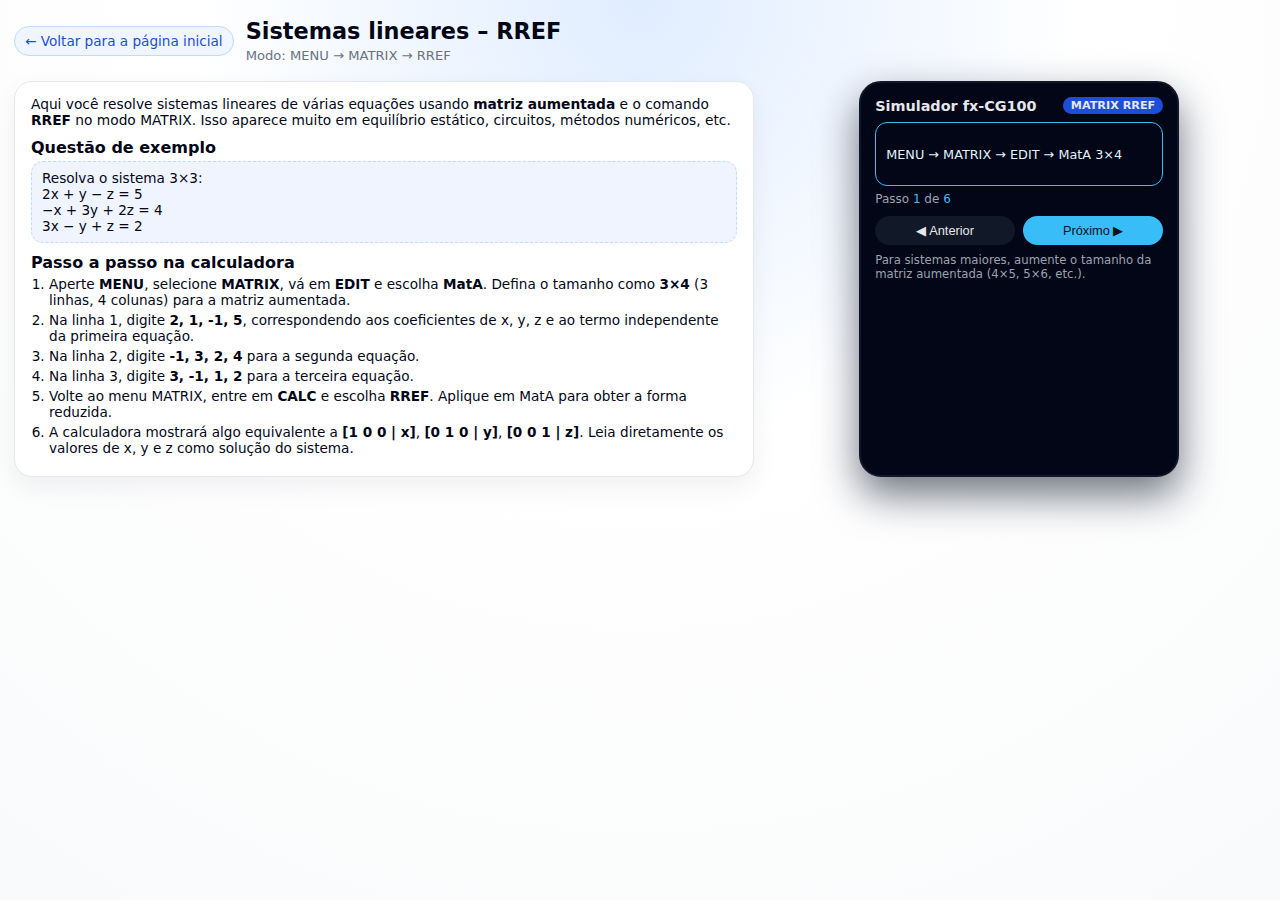
<file: sistemas.html>
<!DOCTYPE html>
<html lang="pt-BR">
<head>
  <meta charset="UTF-8">
  <title>Sistemas lineares – RREF</title>
  <meta name="viewport" content="width=device-width,initial-scale=1">
  <link rel="stylesheet" href="style.css">
  <script src="script.js" defer></script>
</head>
<body class="page-body">
  <header class="page-header">
    <a href="index.html" class="back-link">← Voltar para a página inicial</a>
    <div class="page-title-block">
      <h1>Sistemas lineares – RREF</h1>
      <p>Modo: MENU → MATRIX → RREF</p>
    </div>
  </header>

  <main class="page-layout">
    <section class="page-text">
      <p>
        Aqui você resolve sistemas lineares de várias equações usando <strong>matriz aumentada</strong> e o comando
        <strong>RREF</strong> no modo MATRIX. Isso aparece muito em equilíbrio estático, circuitos, métodos numéricos, etc.
      </p>

      <h2>Questão de exemplo</h2>
      <p class="example">
        Resolva o sistema 3×3:<br>
        2x + y − z = 5<br>
        −x + 3y + 2z = 4<br>
        3x − y + z = 2
      </p>

      <h2 class="steps-title">Passo a passo na calculadora</h2>
      <ol id="simSteps" class="steps-list">
        <li data-screen="MENU → MATRIX → EDIT → MatA 3×4">Aperte <strong>MENU</strong>, selecione <strong>MATRIX</strong>, vá em <strong>EDIT</strong> e escolha <strong>MatA</strong>. Defina o tamanho como <strong>3×4</strong> (3 linhas, 4 colunas) para a matriz aumentada.</li>
        <li data-screen="Linha1: 2, 1, -1, 5">Na linha 1, digite <strong>2, 1, -1, 5</strong>, correspondendo aos coeficientes de x, y, z e ao termo independente da primeira equação.</li>
        <li data-screen="Linha2: -1, 3, 2, 4">Na linha 2, digite <strong>-1, 3, 2, 4</strong> para a segunda equação.</li>
        <li data-screen="Linha3: 3, -1, 1, 2">Na linha 3, digite <strong>3, -1, 1, 2</strong> para a terceira equação.</li>
        <li data-screen="CALC → RREF(MatA)">Volte ao menu MATRIX, entre em <strong>CALC</strong> e escolha <strong>RREF</strong>. Aplique em MatA para obter a forma reduzida.</li>
        <li data-screen="[1 0 0 | x] [0 1 0 | y] [0 0 1 | z]">A calculadora mostrará algo equivalente a <strong>[1 0 0 | x]</strong>, <strong>[0 1 0 | y]</strong>, <strong>[0 0 1 | z]</strong>. Leia diretamente os valores de x, y e z como solução do sistema.</li>
      </ol>
    </section>

    <aside class="page-sim">
      <div class="sim-card">
        <div class="sim-header">
          <span>Simulador fx-CG100</span>
          <span class="sim-badge">MATRIX RREF</span>
        </div>
        <div id="simScreen" class="sim-screen">
          Toque em “Próximo ▶” para ver o que apareceria na tela da calculadora em cada passo.
        </div>
        <div class="sim-steps-info">
          Passo <span id="simStepNumber">1</span> de <span id="simStepTotal">0</span>
        </div>
        <div class="sim-controls">
          <button id="simPrev">◀ Anterior</button>
          <button id="simNext">Próximo ▶</button>
        </div>
        <p class="sim-tip">
          Para sistemas maiores, aumente o tamanho da matriz aumentada (4×5, 5×6, etc.).
        </p>
      </div>
    </aside>
  </main>
</body>
</html>
</file>
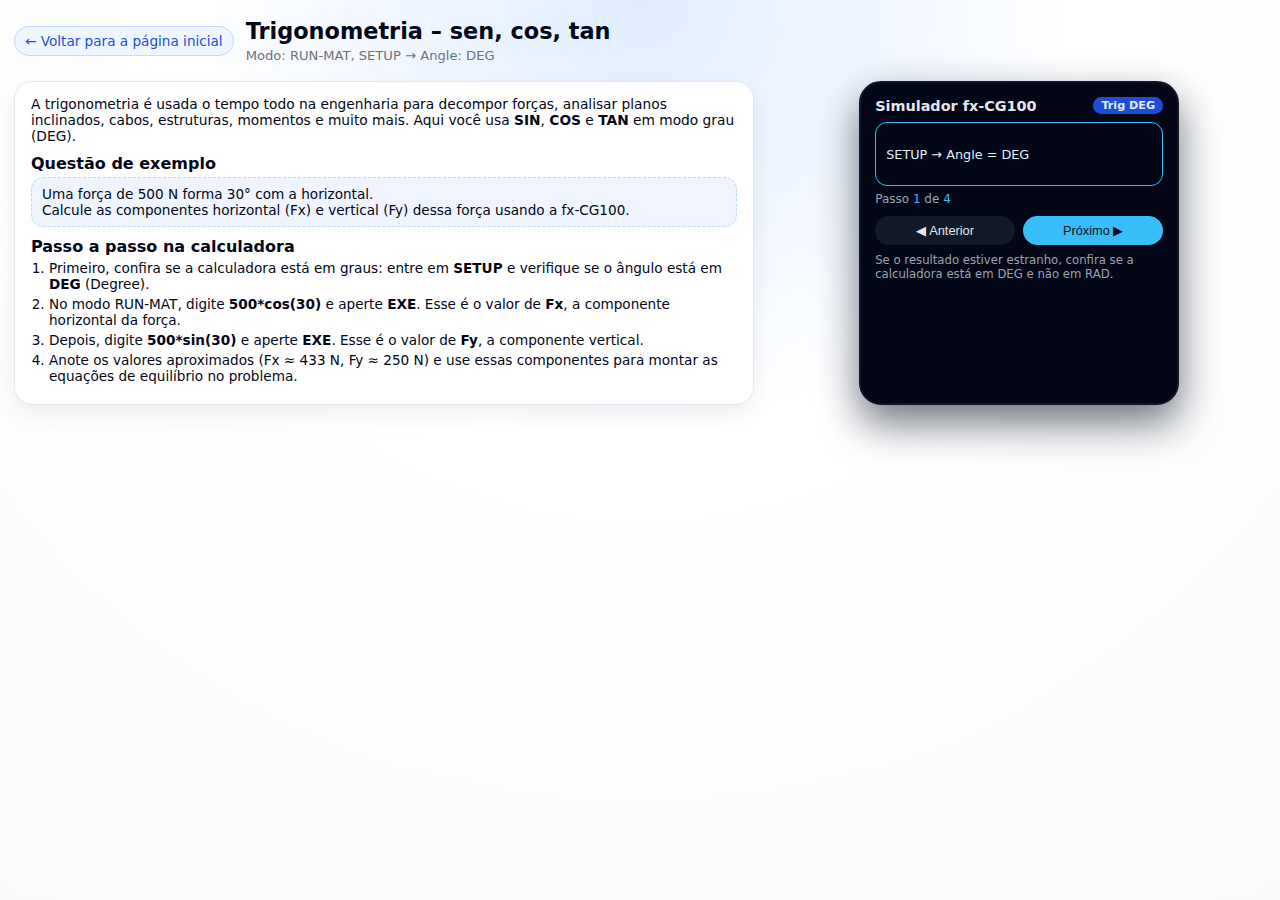
<file: trig.html>
<!DOCTYPE html>
<html lang="pt-BR">
<head>
  <meta charset="UTF-8">
  <title>Trigonometria – sen, cos, tan</title>
  <meta name="viewport" content="width=device-width,initial-scale=1">
  <link rel="stylesheet" href="style.css">
  <script src="script.js" defer></script>
</head>
<body class="page-body">
  <header class="page-header">
    <a href="index.html" class="back-link">← Voltar para a página inicial</a>
    <div class="page-title-block">
      <h1>Trigonometria – sen, cos, tan</h1>
      <p>Modo: RUN-MAT, SETUP → Angle: DEG</p>
    </div>
  </header>

  <main class="page-layout">
    <section class="page-text">
      <p>
        A trigonometria é usada o tempo todo na engenharia para decompor forças, analisar planos inclinados,
        cabos, estruturas, momentos e muito mais. Aqui você usa <strong>SIN</strong>, <strong>COS</strong> e <strong>TAN</strong>
        em modo grau (DEG).
      </p>

      <h2>Questão de exemplo</h2>
      <p class="example">
        Uma força de 500 N forma 30° com a horizontal.<br>
        Calcule as componentes horizontal (Fx) e vertical (Fy) dessa força usando a fx-CG100.
      </p>

      <h2 class="steps-title">Passo a passo na calculadora</h2>
      <ol id="simSteps" class="steps-list">
        <li data-screen="SETUP → Angle = DEG">Primeiro, confira se a calculadora está em graus: entre em <strong>SETUP</strong> e verifique se o ângulo está em <strong>DEG</strong> (Degree).</li>
        <li data-screen="Fx = 500*cos(30)">No modo RUN-MAT, digite <strong>500*cos(30)</strong> e aperte <strong>EXE</strong>. Esse é o valor de <strong>Fx</strong>, a componente horizontal da força.</li>
        <li data-screen="Fy = 500*sin(30)">Depois, digite <strong>500*sin(30)</strong> e aperte <strong>EXE</strong>. Esse é o valor de <strong>Fy</strong>, a componente vertical.</li>
        <li data-screen="Interpretar Fx e Fy">Anote os valores aproximados (Fx ≈ 433 N, Fy ≈ 250 N) e use essas componentes para montar as equações de equilíbrio no problema.</li>
      </ol>
    </section>

    <aside class="page-sim">
      <div class="sim-card">
        <div class="sim-header">
          <span>Simulador fx-CG100</span>
          <span class="sim-badge">Trig DEG</span>
        </div>
        <div id="simScreen" class="sim-screen">
          Toque em “Próximo ▶” para ver o que apareceria na tela da calculadora em cada passo.
        </div>
        <div class="sim-steps-info">
          Passo <span id="simStepNumber">1</span> de <span id="simStepTotal">0</span>
        </div>
        <div class="sim-controls">
          <button id="simPrev">◀ Anterior</button>
          <button id="simNext">Próximo ▶</button>
        </div>
        <p class="sim-tip">
          Se o resultado estiver estranho, confira se a calculadora está em DEG e não em RAD.
        </p>
      </div>
    </aside>
  </main>
</body>
</html>
</file>
<file: style.css>
:root {
  --blue: #2563eb;
  --blue-dark: #1d4ed8;
  --blue-soft: #eff4ff;
  --bg: #ffffff;
  --text-main: #020617;
  --text-muted: #6b7280;
  --border-soft: #e5e7eb;
  --radius-lg: 18px;
  --radius-md: 12px;
  --shadow-soft: 0 18px 40px rgba(15,23,42,0.18);
}

* {
  box-sizing: border-box;
  margin: 0;
  padding: 0;
}

body {
  font-family: system-ui, -apple-system, BlinkMacSystemFont, "Segoe UI", sans-serif;
  background: radial-gradient(circle at top, #e0edff 0, #ffffff 40%, #f9fafb 100%);
  color: var(--text-main);
}

/* HOME */

.home-body {
  min-height: 100vh;
  display: flex;
  flex-direction: column;
  padding: 24px 16px 32px;
}

.home-header {
  text-align: center;
  margin-bottom: 24px;
}

.home-title {
  font-size: 2rem;
  font-weight: 800;
  color: #0b1120;
  letter-spacing: 0.03em;
}

.home-subtitle {
  margin-top: 6px;
  font-size: 0.95rem;
  color: var(--text-muted);
}

.home-author {
  margin-top: 8px;
  font-size: 0.85rem;
  color: var(--blue-dark);
}

.home-main {
  display: flex;
  justify-content: center;
}

.home-grid {
  width: 100%;
  max-width: 960px;
  display: grid;
  grid-template-columns: repeat(auto-fit, minmax(180px, 1fr));
  gap: 14px;
}

.home-card {
  background: #ffffff;
  border-radius: var(--radius-lg);
  border: 1px solid var(--border-soft);
  padding: 14px 14px 16px;
  text-decoration: none;
  color: var(--text-main);
  box-shadow: 0 8px 20px rgba(15,23,42,0.06);
  transition: all 0.18s ease;
}

.home-card h2 {
  font-size: 1rem;
  margin-bottom: 4px;
}

.home-card p {
  font-size: 0.82rem;
  color: var(--text-muted);
}

.home-card:hover {
  transform: translateY(-3px);
  box-shadow: var(--shadow-soft);
  border-color: var(--blue);
}

/* PÁGINAS INTERNAS */

.page-body {
  min-height: 100vh;
  padding: 18px 14px 28px;
}

.page-header {
  display: flex;
  align-items: center;
  gap: 12px;
  margin-bottom: 18px;
  flex-wrap: wrap;
}

.back-link {
  text-decoration: none;
  font-size: 0.85rem;
  color: var(--blue-dark);
  padding: 6px 10px;
  border-radius: 999px;
  border: 1px solid #bfdbfe;
  background: #eff6ff;
}

.page-title-block h1 {
  font-size: 1.4rem;
  font-weight: 700;
}

.page-title-block p {
  margin-top: 4px;
  font-size: 0.82rem;
  color: var(--text-muted);
}

.page-layout {
  display: grid;
  grid-template-columns: minmax(0, 3fr) minmax(260px, 2fr);
  gap: 18px;
}

@media (max-width: 900px) {
  .page-layout {
    grid-template-columns: 1fr;
  }
}

.page-text {
  background: #ffffff;
  border: 1px solid var(--border-soft);
  border-radius: var(--radius-lg);
  padding: 14px 16px 16px;
  box-shadow: 0 10px 26px rgba(15,23,42,0.06);
}

.page-text h2 {
  font-size: 1rem;
  margin-top: 10px;
  margin-bottom: 4px;
}

.page-text p {
  font-size: 0.86rem;
  color: var(--text-main);
  margin-bottom: 4px;
}

.page-text p.example {
  padding: 8px 10px;
  border-radius: var(--radius-md);
  background: var(--blue-soft);
  border: 1px dashed #bfdbfe;
  font-size: 0.85rem;
}

.steps-title {
  margin-top: 10px;
  font-weight: 600;
  font-size: 0.9rem;
}

.steps-list {
  margin-top: 4px;
  padding-left: 18px;
  font-size: 0.85rem;
}

.steps-list li {
  margin-bottom: 4px;
}

/* SIMULADOR */

.page-sim {
  display: flex;
  justify-content: center;
}

.sim-card {
  width: 100%;
  max-width: 320px;
  background: #020617;
  border-radius: 22px;
  padding: 14px;
  box-shadow: 0 18px 40px rgba(15,23,42,0.6);
  color: #e5e7eb;
  border: 2px solid #0f172a;
}

.sim-header {
  font-size: 0.9rem;
  font-weight: 600;
  margin-bottom: 8px;
  display: flex;
  justify-content: space-between;
  align-items: center;
}

.sim-badge {
  font-size: 0.7rem;
  padding: 2px 8px;
  border-radius: 999px;
  background: #1d4ed8;
}

.sim-screen {
  margin-top: 6px;
  background: #020617;
  border-radius: 12px;
  border: 1px solid #38bdf8;
  padding: 10px;
  min-height: 64px;
  font-size: 0.8rem;
  color: #e0f2fe;
  display: flex;
  align-items: center;
}

.sim-steps-info {
  margin-top: 6px;
  font-size: 0.75rem;
  color: #9ca3af;
}

.sim-steps-info span {
  color: #38bdf8;
}

.sim-controls {
  margin-top: 10px;
  display: flex;
  justify-content: space-between;
  gap: 8px;
}

.sim-controls button {
  flex: 1;
  border-radius: 999px;
  border: none;
  font-size: 0.8rem;
  padding: 7px 10px;
  cursor: pointer;
}

#simPrev {
  background: #111827;
  color: #e5e7eb;
}

#simNext {
  background: #38bdf8;
  color: #0b1120;
}

.sim-controls button:active {
  transform: translateY(1px);
}

.sim-tip {
  margin-top: 8px;
  font-size: 0.73rem;
  color: #9ca3af;
}
</file>
